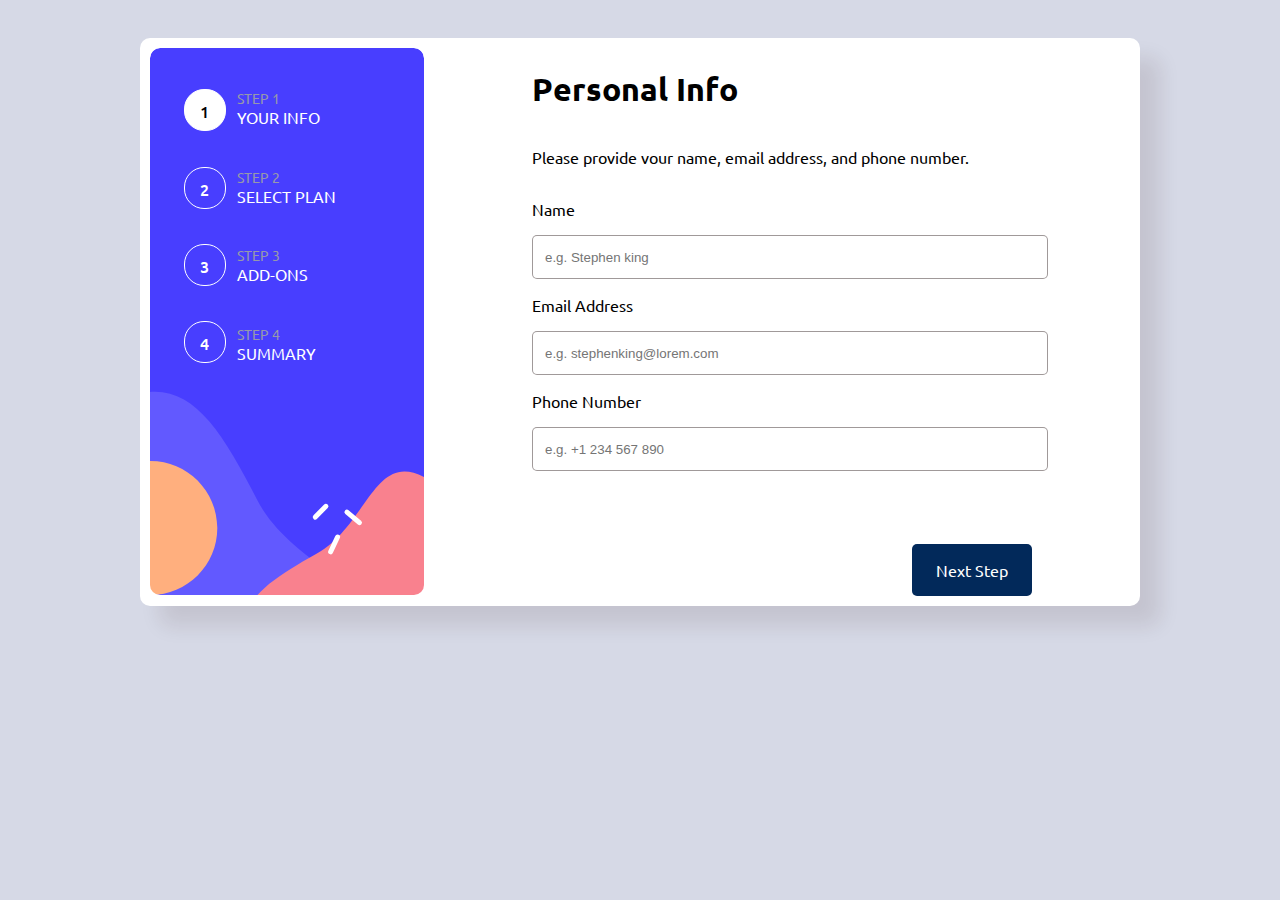
<file: index.html>
<!DOCTYPE html>
<html lang="en">
  <head>
    <meta charset="UTF-8" />
    <meta http-equiv="X-UA-Compatible" content="IE=edge" />
    <meta name="viewport" content="width=device-width, initial-scale=1.0" />
    <title>Mentor | by justrayfx</title> 
    <link rel="preconnect" href="https://fonts.googleapis.com" />
    <link rel="preconnect" href="https://fonts.gstatic.com" crossorigin />
    <link rel="preconnect" href="https://fonts.googleapis.com" />
    <link rel="preconnect" href="https://fonts.gstatic.com" crossorigin />
    <link rel="icon" type="image/png" sizes="32x32" href="./assets/images/favicon-32x32.png">
    <link
      href="https://fonts.googleapis.com/css2?family=Ubuntu&display=swap"
      rel="stylesheet"
    />
    <link rel="preconnect" href="https://fonts.googleapis.com" />
    <link rel="preconnect" href="https://fonts.gstatic.com" crossorigin />
    <link
      href="https://fonts.googleapis.com/css2?family=Ubuntu:wght@500&display=swap"
      rel="stylesheet"
    />
    <link rel="preconnect" href="https://fonts.googleapis.com" />
    <link rel="preconnect" href="https://fonts.gstatic.com" crossorigin />
    <link
      href="https://fonts.googleapis.com/css2?family=Ubuntu:wght@700&display=swap"
      rel="stylesheet"
    />
    <link rel="stylesheet" href="./style.css" />
    <link rel="stylesheet" href="./style2.css" />
     
  </head>
  <body>
    <div class="container" id="container">
      <div class="displayStep" id="displayStep">
        <div class="circle">
          <div class="circle1" id="circle1"><p>1</p></div> 
          <div class="circle2" id="circle2"><p>2</p></div>
          <div class="circle3" id="circle3"><p>3</p></div>
          <div class="circle4" id="circle4"><p>4</p></div>
        </div>
        <div class="steps">
          <div class="step1">
            <p>STEP 1</p>
            <span>YOUR INFO</span>
          </div>
          <div class="step1">
            <p>STEP 2</p>
            <span>SELECT PLAN</span>
          </div>
          <div class="step1">
            <p>STEP 3</p>
            <span>ADD-ONS</span>
          </div>
          <div class="step1">
            <p>STEP 4</p>
            <span>SUMMARY</span>
          </div>
        </div>
      </div>
      <div class="stepContainer" id="stepContainer">
        <!--PERSONAL INFORMATION -------------------------------------------------------------------->
        <div class="affichStep">
          <div class="stepInfo" id="stepInfo">
            <h1>Personal Info</h1>
            <p class="descrition">
              Please provide vour name, email address, and phone number.
            </p>
            <div class="details"></div>
            <div class="flexError">
              <p>Name</p>
              <span id="errorName"></span>
            </div>
            <input
              type="text"
              name=""
              id="infoName"
              placeholder="e.g. Stephen king"
            />
            <div class="flexError">
              <p>Email Address</p>
              <span id="errorMail"></span>
            </div>
            <input
              type="text"
              name=""
              id="infoMail"
              placeholder="e.g. stephenking@lorem.com"
            />
            <div class="flexError">
              <p>Phone Number</p>
              <span id="errorNum"></span>
            </div>
            <input
              type="text"
              name=""
              id="infoNumber"
              placeholder="e.g. +1 234 567 890"
            />
            <div class="buttonContainerStepOne">
              <button onclick="goStepTwo()" class="nextStep">Next Step</button>
            </div>
          </div>
          <!--SELECT PLAN ------------------------------------------------------------------------>
          <div class="stepPlan" id="stepPlan">
            <h1>Select your plan</h1>
            <p class="descrition">
              You have the option of monthly or yearly billing.
            </p>
            <div class="planMonth" id="planMonth">
              <button class="planButton" id="moisArcade" onclick="getPrice1()">
                <img src="./image/icon-arcade.svg" alt="" />

                <p>Arcade</p>
                <span id="priceMonth" class="priceMonth">9$/mo</span>
              </button>

              <button
                class="planButton"
                id="moisAdvenced"
                onclick="getPrice2()"
              >
                <img src="./image/icon-advanced.svg" alt="" />

                <p>Advenced</p>
                <span id="priceMonth" class="priceMonth">12$/mo</span>
              </button>

              <button class="planButton" id="moisPro" onclick="getPrice3()">
                <img src="./image/icon-pro.svg" alt="" />

                <p>Pro</p>
                <span id="priceMonth" class="priceMonth">15$/mo</span>
              </button>
            </div>
            <div class="planMonth" id="planYear">
              <button class="planButton" id="anneeArcade" onclick="getPrice4()">
                <img src="./image/icon-arcade.svg" alt="" />

                <p>Arcade</p>
                <span class="priceYear">90$/yr</span>
                <label class="free">2 months free</label>
              </button>

              <button
                class="planButton"
                id="anneeAdvenced"
                onclick="getPrice5()"
              >
                <img src="./image/icon-advanced.svg" alt="" />

                <p>Advenced</p>
                <span class="priceYear">120$/yr</span>
                <label class="free">2 months free</label>
              </button>

              <button class="planButton" id="anneePro" onclick="getPrice6()">
                <img src="./image/icon-pro.svg" alt="" />

                <p>Pro</p>
                <span class="priceYear">150$/yr</span>
                <label class="free">2 months free</label>
              </button>
            </div>

            <div class="switch">
              <p class="monthly">Monthly</p>
              <label class="check"
                ><input
                  type="checkbox"
                  id="switch"
                  id="checkbox"
                  onclick="reset()" />
                <span></span
              ></label>

              <p class="yearly">Yearly</p>
            </div>

            <div class="buttonContainerStepTwo">
              <button onclick="backStepOne()" class="goBack">Go back</button>
              <button onclick="goStepThree()" class="nextStep">
                Next Step
              </button>
            </div>
          </div>
          <!--ADD ON---------------------------------------------------------------------------------->
          <div class="stepAddOn" id="stepAddOn">
            <h1>Pick add-ons</h1>
            <p class="descrition">
              Add-ons help enhance your gaming experience.
            </p>
            <!--month button ------------------------------------------------------------------->
            <div id="addonMois">
              <div class="addOnButton">
                <div class="regroup">
                  <input
                    type="checkbox"
                    id="onlineMois"
                    name="adOnn"
                    value="1"
                  />

                  <div class="addOn">
                    <p class="AddSize">Online service</p>
                    <span>Access to multiplayer games</span>
                  </div>
                </div>
                <p class="prix">+$1/mo</p>
              </div>

              <div class="addOnButton">
                <div class="regroup">
                  <input
                    type="checkbox"
                    name="adOnn"
                    value="2"
                    id="storageMois"
                  />
                  <div class="addOn">
                    <p class="AddSize">Larger storage</p>
                    <span> 1TB of cloud save</span>
                  </div>
                </div>
                <p class="prix">+$2/mo</p>
              </div>

              <div class="addOnButton">
                <div class="regroup">
                  <input
                    type="checkbox"
                    name="adOnn"
                    value="2"
                    id="customizableMois"
                  />
                  <div class="addOn">
                    <p class="AddSize">Customizable profile</p>
                    <span>Custom theme on your profile</span>
                  </div>
                </div>
                <p class="prix">+$2/mo</p>
              </div>
            </div>
            <!--year button -------------------------------------------------------------------->
            <div id="addonAnnee">
              <div class="addOnButton">
                <div class="regroup">
                  <input
                    type="checkbox"
                    name="adOnn"
                    value="10"
                    id="onlineAnnee"
                  />

                  <div class="addOn">
                    <p class="AddSize">Online service</p>
                    <span>Access to multiplayer games</span>
                  </div>
                </div>
                <p class="prix">+$10/yr</p>
              </div>

              <div class="addOnButton">
                <div class="regroup">
                  <input
                    type="checkbox"
                    name="adOnn"
                    value="20"
                    id="storageAnnee"
                  />
                  <div class="addOn">
                    <p class="AddSize">Larger storage</p>
                    <span> 1TB of cloud save</span>
                  </div>
                </div>
                <p class="prix">+$20/yr</p>
              </div>

              <div class="addOnButton">
                <div class="regroup">
                  <input
                    type="checkbox"
                    name="adOnn"
                    value="20"
                    id="customizableAnnee"
                  />
                  <div class="addOn">
                    <p class="AddSize">Customizable profile</p>
                    <span>Custom theme on your profile</span>
                  </div>
                </div>
                <p class="prix">+$20/yr</p>
              </div>
            </div>

            <div class="buttonContainerStepThree">
              <button onclick="backSteptTwo()" class="goBack">Go back</button>

              <button onclick="goStepFour()" class="nextStep">Next Step</button>
            </div>
          </div>
          <!--RESUME---------------------------------------------------------------------------------->
          <div class="stepSummary" id="stepSummary">
            <h1>Finishing up</h1>
            <p class="descrition">
              Double-check everything looks OK before confirming.
            </p>
            <div class="resume">
              <div class="containerResume">
                <div
                  id="resumeMonth">
                  <!-- resume month------------------------------------------------------->
                  <div class="flexResume">
                    <div>
                      <h4 id="modeResume">Choose a plan</h4>
                      <button onclick="goFromFourToTwo()">Change</button>
                    </div>
                    <label for="" id="priceResume"></label>
                  </div>
                  <br />
                  <span></span>
                  <div class="flexResume">
                    <p>Online service</p>
                    <label for="" id="onlinePrice">+0$</label>
                  </div>
                  <div class="flexResume">
                    <p>Larger storage</p>
                    <label for="" id="storagePrice">+0$</label>
                  </div>
                  <div class="flexResume">
                    <p>Customizable profile</p>
                    <label for="" id="customizablePrice">+0$</label>
                  </div>
                </div>
              </div>
              <div class="flexTotal">
                <p id="modeTotal">Total</p>
                <span id="totalPrice"></span>
                <span class="dollar">$</span>
              </div>
              <div class="buttonContainerStepFour">
                <button onclick="backStepThree()" class="goBack">
                  Go back
                </button>
                <button onclick="goToStepThankYou()" class="nextStep">
                  Confirm
                </button>
              </div>
            </div>
          </div>
          <!--THANK YOU------------------------------------------------------------------------------>
          <div class="stepThankYou" id="stepThankYou">
            <img src="./image/icon-thank-you.svg" alt="" />
            <h1>Thank you!</h1>
            <p>
              Thanks for confirming your subscription! We hope you have fun
              using our platform. If you ever need support, please feel free to
              email us at support@loremgaming.com.
            </p>
          </div>
        </div>
      </div>
    </div>

    <script src="./script.js"></script>
  </body>
</html>
</file>
<file: style.css>
body {
  font-family: "Ubuntu", sans-serif;
  margin: 0;
  background-color: hsl(229, 24%, 87%);
}

button {
  font-family: "Ubuntu", sans-serif;
}

.container {
  display: flex;
  background-color: rgb(255, 255, 255);
  margin-top: 3%;
  margin-left: auto;
  margin-right: auto;
  border-radius: 10px;
  box-shadow: 20px 20px 20px rgba(47, 18, 18, 0.101);
  width: 1000px;
  height: 568px;
}

.displayStep {
  display: flex;
  justify-content: center;
  width: 274px;
  height: 547px;
  margin-left: 10px;
  margin-top: 10px;
  border-radius: 10px;
  background-color: rgba(30, 16, 186, 0);
  background-image: url(./image/bg-sidebar-desktop.svg);
}

.circle {
  position: relative;
  background-color: rgba(220, 20, 60, 0);
  width: 20%;
  color: white;
  font-weight: 500;
  height: 50%;
  margin-top: 15%;
  display: flex;
  flex-direction: column;
  justify-content: space-between;
  align-items: center;
}
.circle p {
  margin-top: 10px;
}
.circle1 {
  width: 40px;
  height: 40px;
  border-radius: 20px;
  background-color: rgb(255, 255, 255);
  border: solid 1px white;
  display: flex;
  justify-content: center;
  color: black;
}
.circle2 {
  width: 40px;
  height: 40px;
  border-radius: 20px;
  background-color: rgba(0, 0, 0, 0);
  border: solid 1px white;
  display: flex;
  justify-content: center;
}
.circle3 {
  width: 40px;
  height: 40px;
  border-radius: 20px;
  background-color: rgba(0, 0, 0, 0);
  border: solid 1px white;
  display: flex;
  justify-content: center;
}
.circle4 {
  width: 40px;
  height: 40px;
  border-radius: 20px;
  background-color: rgba(0, 0, 0, 0);
  border: solid 1px white;
  display: flex;
  justify-content: center;
}

.steps {
  position: relative;
  background-color: rgba(255, 255, 0, 0);
  display: flex;
  flex-direction: column;
  justify-content: space-between;
  width: 60%;
  height: 50%;
  margin-top: 15%;
  margin-left: 0%;
}

.step1 {
  position: inherit;
  padding-left: 5px;
  background-color: rgba(156, 55, 55, 0);
}

.steps p {
  margin-bottom: 0px;
  margin-top: 0px;
  font-size: 14px;
  color: hsl(231, 11%, 63%);
}

.stepInfo input {
  padding-left: 12px;
}

.steps span {
  color: white;
}
.stepContainer {
  background-color: rgba(210, 96, 14, 0);
  width: 50%;
  height: 550px;
  margin-top: auto;
  margin-left: auto;
  margin-right: auto;
  margin-bottom: auto;
}

#stepInfo {
  display: flex;
  flex-direction: column;
}

#stepPlan {
  display: none;
  flex-direction: column;
}

#stepAddOn {
  display: none;
  flex-direction: column;
}

#stepSummary {
  display: none;
  flex-direction: column;
}

#stepThankYou {
  display: none;
  flex-direction: column;
  align-items: center;
  margin-top: 150px;
}

#stepThankYou img {
  width: 80px;
}

#stepInfo input {
  width: 100%;
  height: 40px;
  border-radius: 5px;
  border: solid 1px rgba(103, 92, 92, 0.628);
}
.buttonContainerStepOne {
  position: relative;
  background-color: rgba(0, 255, 51, 0);
  padding-left: 380px;
  padding-top: 73px;
}

.buttonContainerStepTwo {
  display: flex;
  justify-content: space-between;
  background-color: rgba(0, 255, 51, 0);
  padding-top: 75px;
}
.buttonContainerStepThree {
  display: flex;
  justify-content: space-between;
  background-color: rgba(0, 255, 51, 0);
  padding-top: 80px;
}
.buttonContainerStepFour {
  display: flex;
  justify-content: space-between;
  background-color: rgba(0, 255, 51, 0);
  padding-top: 39px;
}

.nextStep {
  padding: 15px 20px 15px 20px;
  width: 120px;
  background-color: hsl(213, 96%, 18%);
  color: white;
  border-radius: 5px;
  border: solid 1px rgba(0, 0, 255, 0);
  cursor: pointer;
  font-size: 16px;
}
.nextStep:hover {
  background-color: hsla(243, 100%, 62%, 0.423);
}

.addOnButton {
  display: flex;
  justify-content: space-between;
  align-items: center;
  margin-top: 10px;
  border: solid 1px hsl(229, 24%, 87%);
  border-radius: 10px;
  height: 80px;
  padding: 0px 30px 0px 30px;
}
.addOnButton:hover {
  border: solid 1px hsl(229, 77%, 52%);
}
.addOnButton p {
  margin-top: 2px;
  margin-bottom: 2px;
  margin-left: 20px;
  font-weight: bold;
}

.addOnButton span {
  margin-left: 20px;
  font-size: 15px;
}

.regroup {
  display: flex;
}

.planMonth {
  display: flex;
  justify-content: space-between;
}

.planButton {
  display: flex;
  flex-direction: column;
  border-radius: 10px;
  width: 30%;
  height: 200px;
  border: solid 1px hsl(229, 24%, 87%);
  background-color: white;
  cursor: pointer;
}

.planButton:hover {
  border: solid 1px hsl(213, 96%, 18%);
}

.planButton img {
  margin-top: 14px;
  margin-left: 8px;
}

.planButton p {
  font-size: 18px;
  margin-top: 50px;
  margin-left: 8px;
  margin-bottom: 8px;
}

.planButton span {
  margin-left: 8px;
  color: hsl(231, 11%, 63%);
}

.free {
  cursor: pointer;
  margin-left: 8px;
  font-size: 12px;
}

#modeTotal {
  color: hsl(231, 11%, 63%);
}

.switch {
  justify-content: center;
  display: flex;
  width: 100%;
  height: 56px;
  background-color: hsl(217, 100%, 97%);
  border-radius: 10px;
  margin-top: 25px;
}

.check {
  display: inline-block;
  position: relative;
  width: 40px;
  height: 20px;
  cursor: pointer;
  overflow: hidden;
  margin-top: 15px;
  margin-left: 10px;
  margin-right: 10px;
}

.check input {
  position: absolute;
  top: -30px;
  left: -30px;
  width: 0;
  height: 0;
}

.check input + span {
  position: absolute;
  top: 0;
  bottom: 0;
  left: 0;
  right: 0;
  background: hsl(213, 96%, 18%);
  border-radius: 20px;
}

.check input:checked + span {
  background: hsl(213, 96%, 18%);
}

.check input + span:before {
  content: "";
  display: inline-block;
  position: absolute;
  top: 50%;
  left: 4px;
  width: 12px;
  height: 12px;
  background: white;
  border-radius: 50%;
  transform: translateY(-50%);
  transition: all 0.5s;
}
.check input:checked + span:before {
  left: 24px;
}
.free {
  margin-top: 10px;
}

#planYear {
  display: none;
  justify-content: space-between;
}
#addonAnnee {
  display: none;
  flex-direction: column;
}
#addonMois {
  flex-direction: column;
}

#resumeYear {
  display: none;
  flex-direction: column;
}

#resumeMonth {
  display: flex;
  flex-direction: column;
}

.containerResume {
  width: 80%;
  height: 15x0px;
  background-color: hsl(229deg 28% 96%);
  padding: 1px 30px 10px 20px;
  border-radius: 10px;
}
.containerResume button {
  border: none;
  background-color: rgba(250, 235, 215, 0);
  text-decoration: underline;
  cursor: pointer;
  padding-left: 0px;
}
.containerResume button:hover {
  color: hsl(243, 100%, 62%);
}
.containerResume h4 {
  margin-bottom: 0px;
}
.containerResume span {
  display: block;
  margin-top: 0px;
  height: 1px;
  background-color: hsl(231deg 18% 88%);
}

.flexResume {
  display: flex;
  justify-content: space-between;
}
.flexResume label {
  display: flex;
  align-items: center;
}
.flexTotal {
  display: flex;
  justify-content: space-between;
  align-items: center;
  padding: 0px 0px 0px 0px;
  margin: 15px 0px 0px 0px;
  width: 80%;
  padding: 1px 20px 10px 20px;
  border-radius: 10px;
}
.flexTotal span {
  font-size: 20px;
  color: hsl(243, 100%, 62%);
}

.stepAddOn input:checked {
  color: blue;
}

.goBack {
  border: none;
  cursor: pointer;
  background-color: rgba(255, 255, 255, 0);
  font-size: 16px;
  color: hsl(231, 11%, 63%);
}

.dollar {
  margin-left: -239px;
}
.underMedia {
  flex-direction: column;
}
#errorName {
  color: red;
  font-size: 12px;
}
#errorNum {
  color: red;
  font-size: 12px;
}
#errorMail {
  color: red;
  font-size: 12px;
}
.flexError {
  display: flex;
  text-align: center;
  justify-content: space-between;
}

.flexError span {
  padding-top: 19px;
}
</file>
<file: style2.css>
@media (max-width: 1000px) {
  .container {
    display: flex;
    flex-direction: column;
    background-color: hsl(227, 36%, 90%);
    margin-top: 3%;
    margin-left: auto;
    margin-right: auto;
    box-shadow: 20px 20px 20px rgba(47, 18, 18, 0.101);
    width: 375px;
    height: 680px;
  }

  .displayStep {
    display: flex;
    justify-content: center;
    width: 100%;
    height: 172px;
    background-color: rgba(30, 16, 186, 0);
    background-image: url(./image/bg-sidebar-mobile.svg);
    border-radius: 10px;
  }

  .stepContainer {
    background-color: rgb(255, 255, 255);
    width: 265px;
    height: 500px;
    position: absolute;
    margin-top: 90px;
    margin-left: 45px;
    margin-right: auto;
    margin-bottom: auto;
    border-radius: 10px;
    padding: 20px;
    padding-right: 30px;
  }
  .buttonContainerStepOne {
    position: relative;
    background-color: rgba(0, 255, 51, 0);
    padding-left: 130px;
    padding-top: 39px;
  }
  .buttonContainerStepTwo {
    display: flex;
    justify-content: space-between;
    background-color: rgba(0, 255, 51, 0);
    padding-top: 25px;
  }
  .buttonContainerStepThree {
    display: flex;
    justify-content: space-between;
    background-color: rgba(0, 255, 51, 0);
    padding-top: 58px;
  }
  .buttonContainerStepFour {
    display: flex;
    justify-content: space-between;
    background-color: rgba(0, 255, 51, 0);
    padding-bottom: 39px;
  }

  .steps {
    display: none;
  }
  .circle {
    position: relative;
    width: 50%;
    color: white;
    font-weight: 500;
    height: 2%;
    display: flex;
    flex-direction: row;
  }
  .circle p {
    margin-top: 5px;
  }
  .circle1 {
    width: 30px;
    height: 30px;
    border-radius: 20px;
    background-color: rgb(255, 255, 255);
    border: solid 1px white;
    display: flex;
    justify-content: center;
    color: black;
  }
  .circle2 {
    width: 30px;
    height: 30px;
    border-radius: 20px;
    background-color: rgba(0, 0, 0, 0);
    border: solid 1px white;
    display: flex;
    justify-content: center;
  }
  .circle3 {
    width: 30px;
    height: 30px;
    border-radius: 20px;
    background-color: rgba(0, 0, 0, 0);
    border: solid 1px white;
    display: flex;
    justify-content: center;
  }
  .circle4 {
    width: 30px;
    height: 30px;
    border-radius: 20px;
    background-color: rgba(0, 0, 0, 0);
    border: solid 1px white;
    display: flex;
    justify-content: center;
  }
  #stepInfo {
    display: flex;
    flex-direction: column;
  }

  .stepInfo h1 {
    margin-top: 0;
  }

  #stepInfo input {
    width: 100%;
    height: 40px;
    border-radius: 5px;
    border: solid 1px rgba(103, 92, 92, 0.628);
  }
  #stepPlan {
    display: none;
    flex-direction: column;
  }
  .planMonth {
    display: flex;
    justify-content: space-between;
    flex-direction: column;
  }
  .stepPlan h1 {
    margin-top: 0;
  }
  .stepAddOn h1 {
    margin-top: 0;
    margin-left: 30px;
  }
  .stepSummary h1 {
    margin-top: 0;
    margin-left: 37px;
  }
  .descrition {
    margin-top: 0;
  }
  .planButton {
    display: flex;
    flex-direction: row;
    border-radius: 10px;
    width: 100%;
    height: 66px;
    border: solid 1px hsl(229, 24%, 87%);
    background-color: white;
    margin-top: 10px;
    cursor: pointer;
  }
  .planButton p {
    font-size: 16px;
    margin-top: 4px;
    margin-left: 8px;
    margin-bottom: 0px;
  }

  .planButton span {
    cursor: pointer;
    margin-left: 57px;
    font-size: 12px;
    margin-top: 23px;
    position: absolute;
  }
  .underMedia {
    flex-direction: column;
  }
  .free {
    cursor: pointer;
    margin-left: 57px;
    font-size: 12px;
    margin-top: 41px;
    position: absolute;
  }
  .addOnButton {
    display: flex;
    justify-content: space-between;
    align-items: center;
    margin-top: 10px;
    border: solid 1px hsl(229, 24%, 87%);
    border-radius: 10px;
    height: 73px;
    padding: 0px 7px 0px 2px;
  }
  .addOnButton p {
    margin-left: 11px;
  }
  .addOnButton span {
    margin-left: 12px;
    font-size: 11px;
  }
  .prix {
    padding-right: 0px;
    font-size: 12px;
    font-weight: normal;
  }
  .AddSize {
    padding-top: 0px;
    font-weight: bold;
    font-size: 13px;
  }
  .containerResume {
    width: 80%;
    height: 15x0px;
    background-color: hsl(229deg 28% 96%);
    padding: 1px 20px 10px 20px;
    border-radius: 10px;
  }
  .containerResume button {
    border: none;
    background-color: rgba(250, 235, 215, 0);
    text-decoration: underline;
    cursor: pointer;
    padding-left: 0px;
  }
  .containerResume button:hover {
    color: hsl(243, 100%, 62%);
  }
  .containerResume h4 {
    margin-bottom: 0px;
  }
  .containerResume span {
    display: block;
    margin-top: -7px;
    height: 1px;
    background-color: hsl(231deg 18% 88%);
  }
  .containerResume {
    width: 80%;
    height: 15x0px;
    background-color: hsl(229deg 28% 96%);
    padding: 1px 30px 10px 20px;
    border-radius: 10px;
  }
  .flexTotal {
    display: flex;
    justify-content: space-between;
    align-items: center;
    /* padding: 0px 0px 0px 0px; */
    /* margin: 26px 27px 4px 0px; */
    /* width: 80%; */
    padding: -31px -1px 21px 17px;
    /* border-radius: 10px;*/
  }
  .flexTotal span {
    font-size: 20px;
    color: hsl(243, 100%, 62%);
    margin-right: -4px;
  }
  .flexResume p {
    font-size: 12px;
  }
  .flexResume label {
    font-size: 14px;
  }
  #totalPrice {
    margin-left: -210px;
  }
}
</file>
